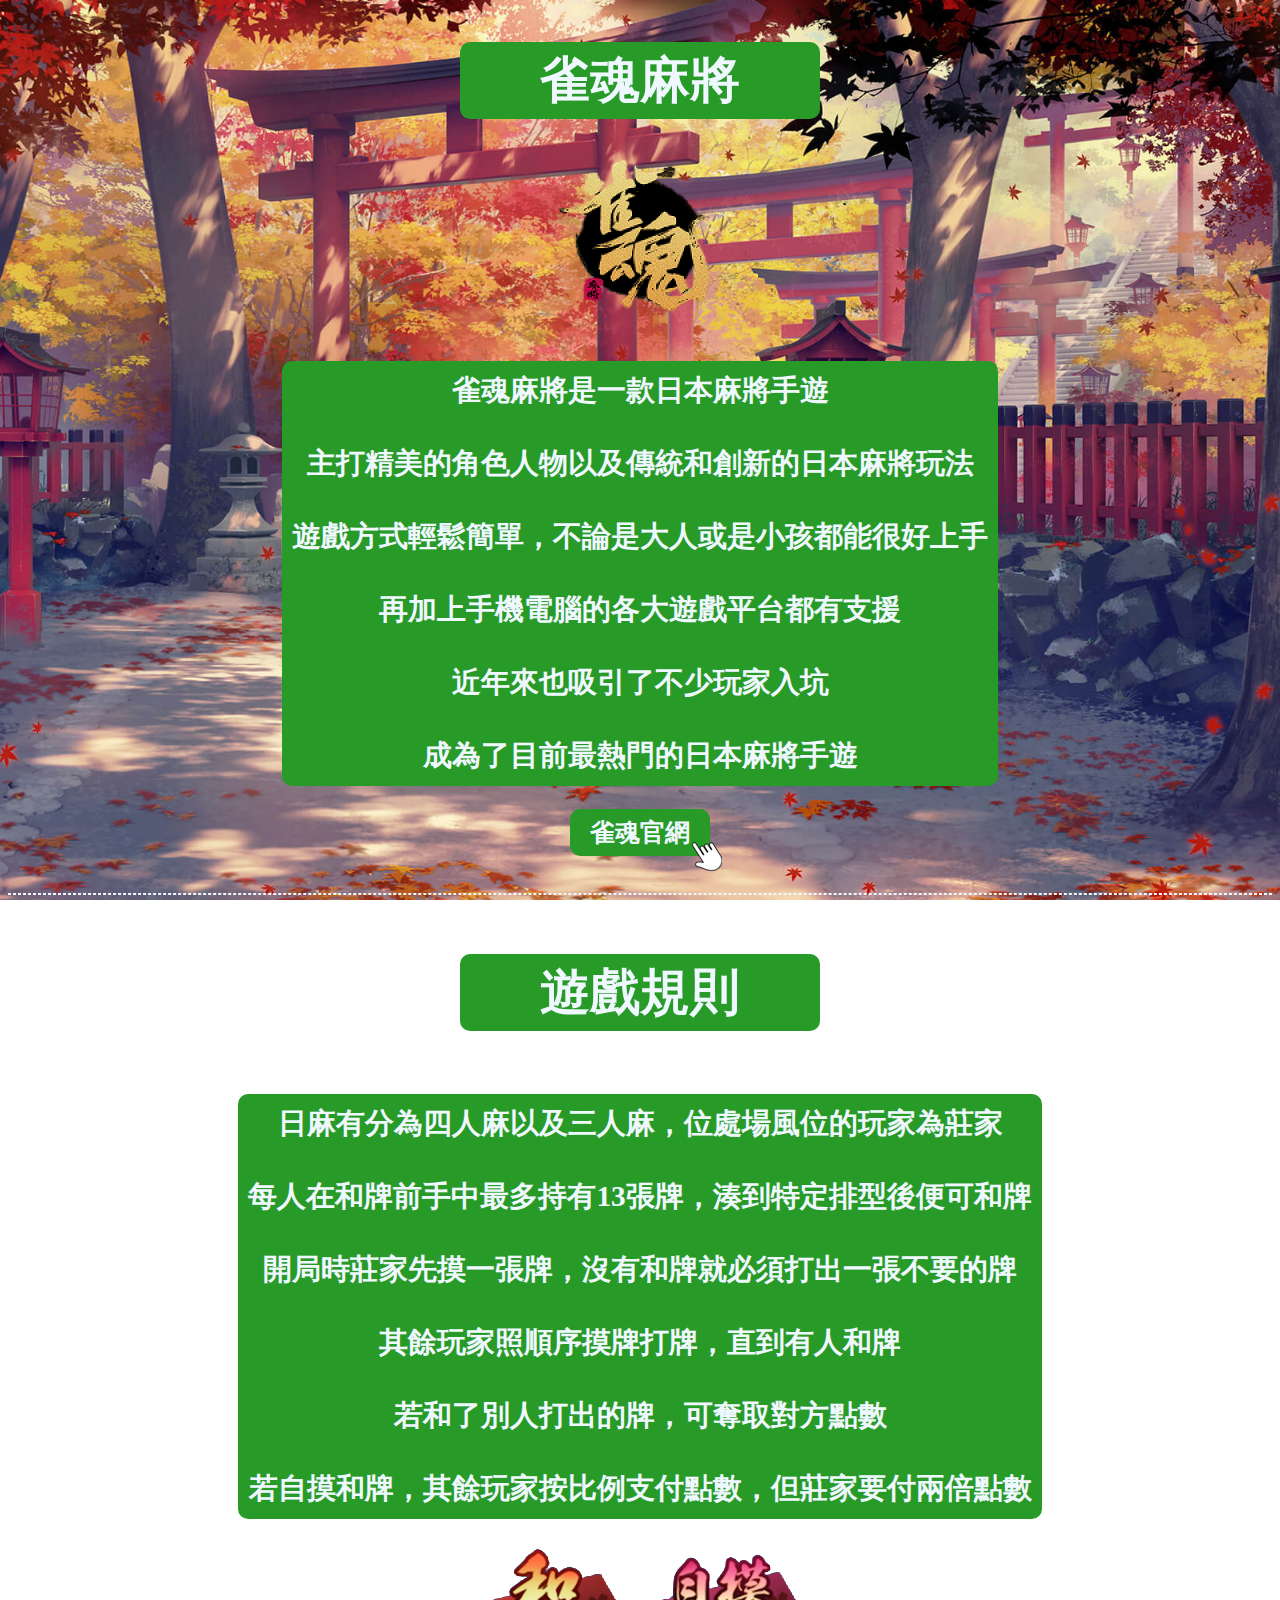
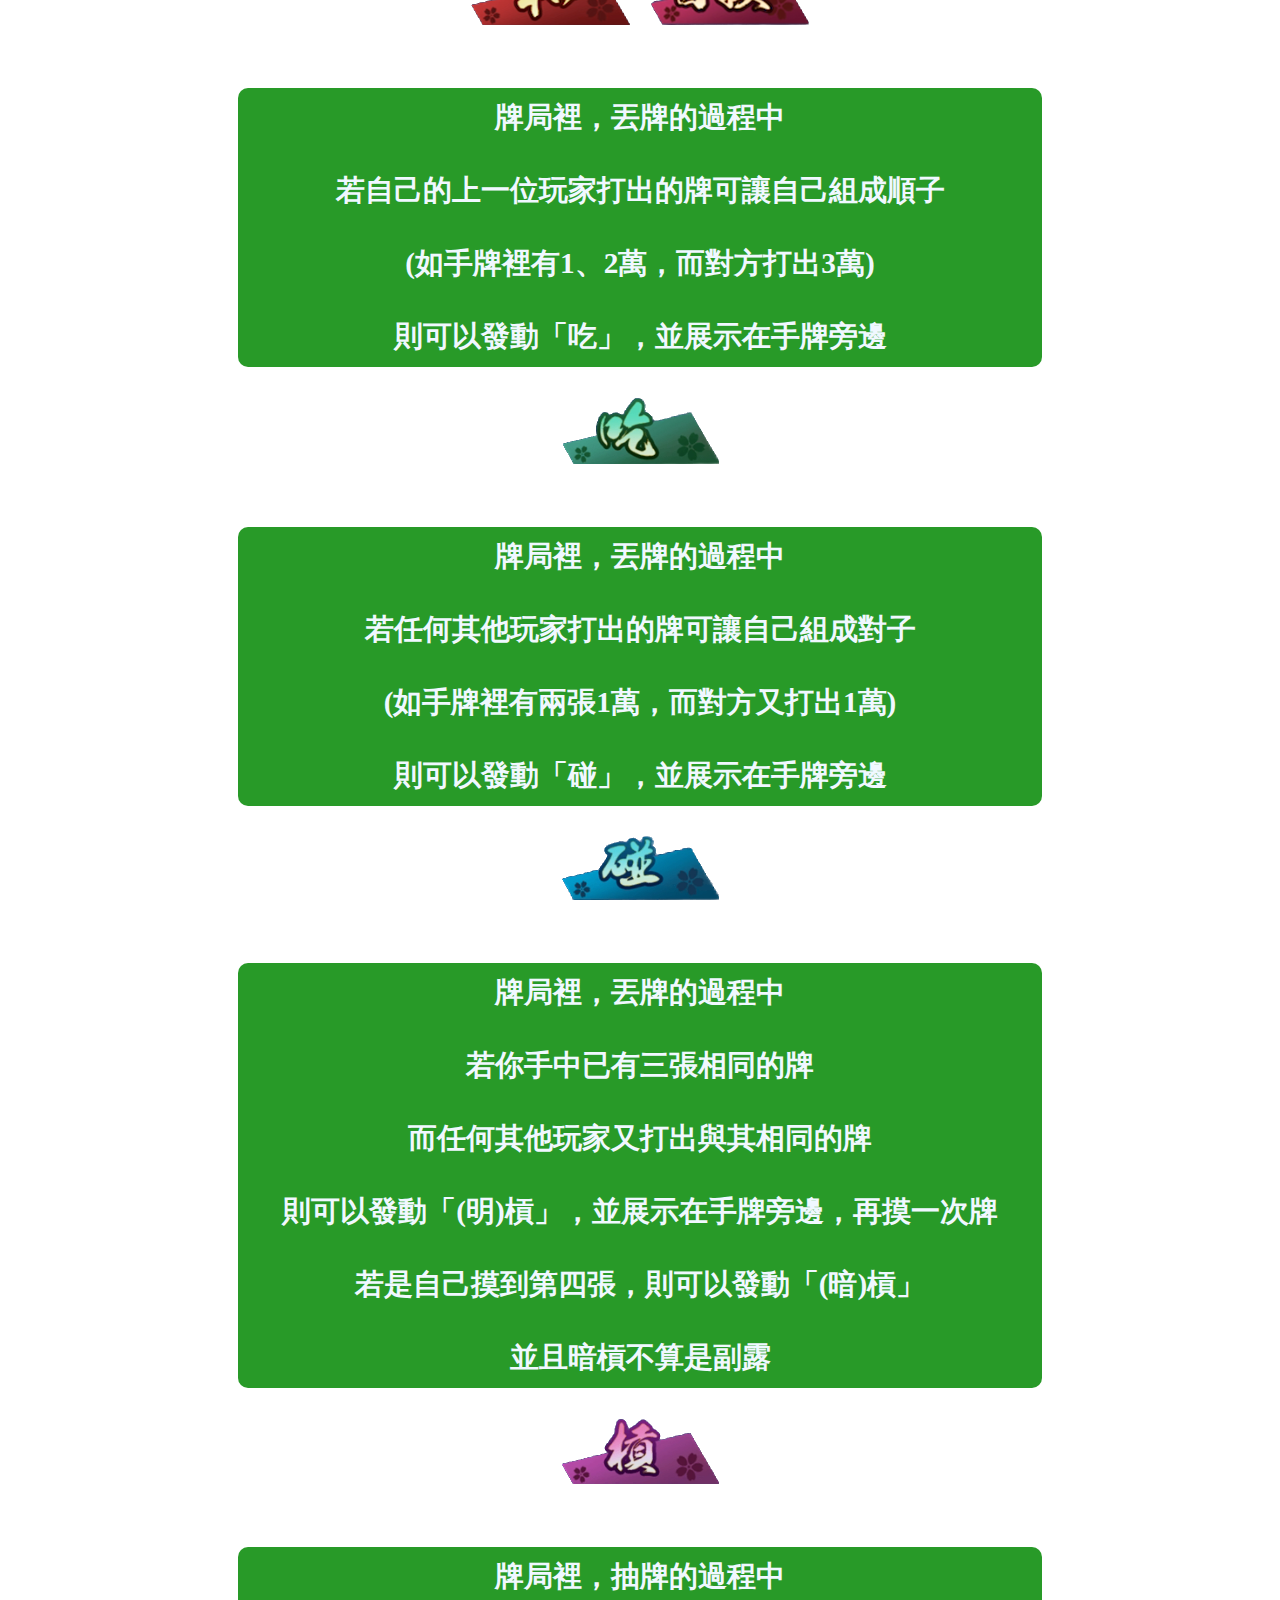
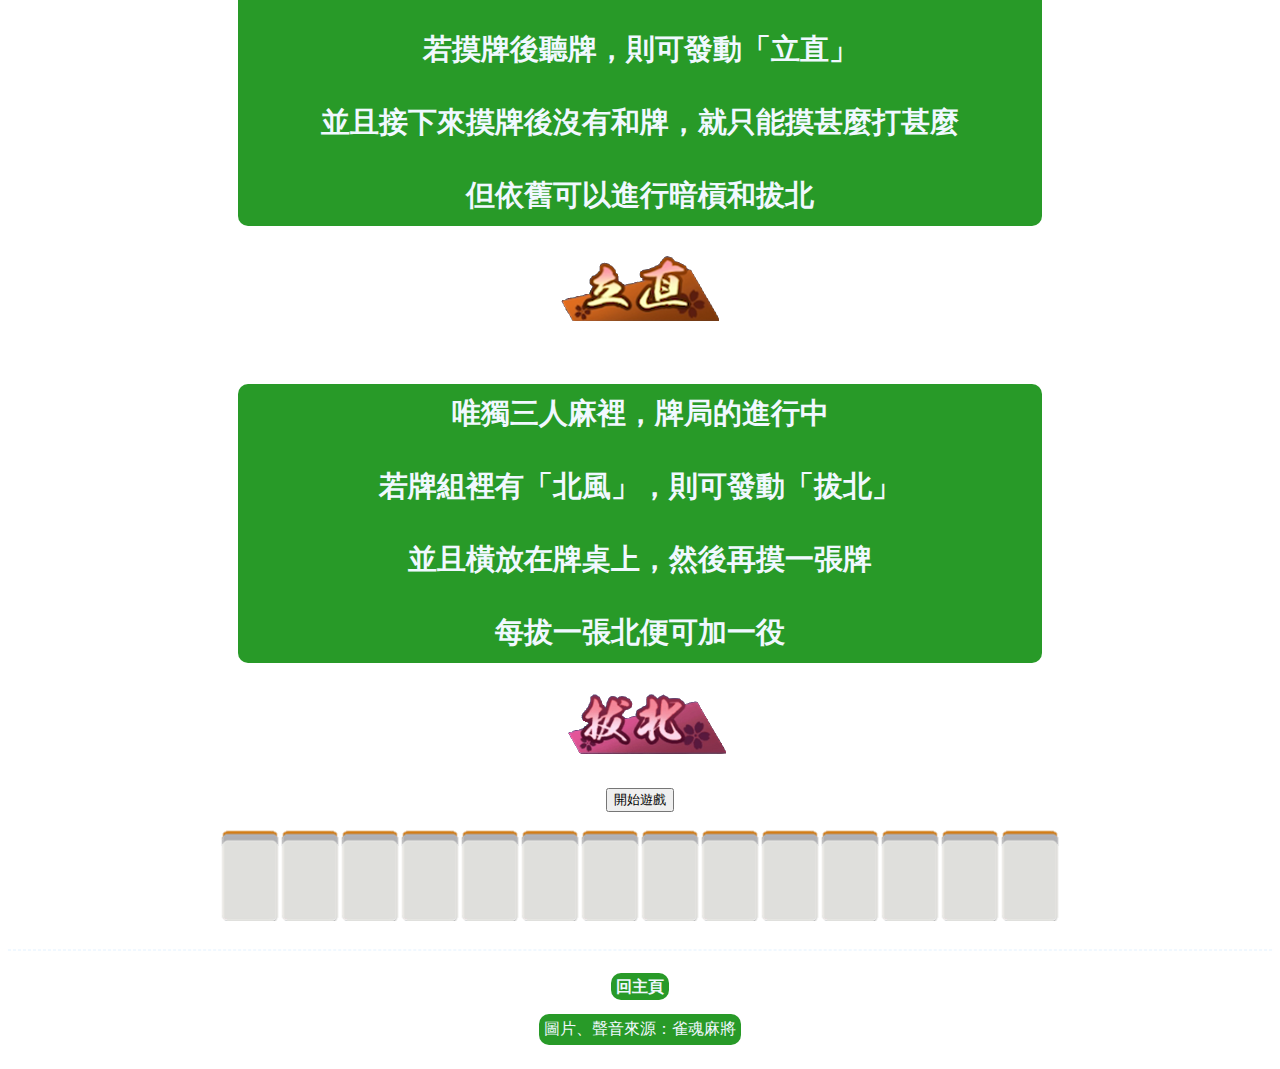
<file: game/22.html>
<!DOCTYPE html>
<html>
    <head>
        <meta charset="UTF-8"/>
        <title>雀魂麻將</title>
        <link rel="stylesheet" href="../css/style22.css"/>
    </head>
    <body style="background-image: url(../pic/22/雀魂back.png);">
        <div class="T"><h1 style="color:aliceblue;font-size:50px;">雀魂麻將</h1></div>
        <div class="logo"><img src="../pic/22/雀魂logo.png" id="click"></div>
        <div class="kai1">
            <b><h3>雀魂麻將是一款日本麻將手遊<br/><br/>主打精美的角色人物以及傳統和創新的日本麻將玩法<br/><br/>遊戲方式輕鬆簡單，不論是大人或是小孩都能很好上手<br/><br/>再加上手機電腦的各大遊戲平台都有支援<br/><br/>近年來也吸引了不少玩家入坑<br/><br/>成為了目前最熱門的日本麻將手遊</h3></b>
            <b><div class="link"><a href="https://www.maj-soul.com" target="_blank">雀魂官網</a></div></b>
        </div>
        <br/><br/><hr style="border-style:dashed; border-color: aliceblue;"/><br/>
        <div class="mj">
            <div class="T"><h1>遊戲規則</h1></div>
            <div class="kai1">
                <b><h3>日麻有分為四人麻以及三人麻，位處場風位的玩家為莊家<br/><br/>每人在和牌前手中最多持有13張牌，湊到特定排型後便可和牌<br/><br/>開局時莊家先摸一張牌，沒有和牌就必須打出一張不要的牌<br/><br/>其餘玩家照順序摸牌打牌，直到有人和牌<br/><br/>若和了別人打出的牌，可奪取對方點數<br/><br/>若自摸和牌，其餘玩家按比例支付點數，但莊家要付兩倍點數</h3></b>
                <div>
                    <img src="../pic/22/和.png" id="lon" class="mjbtn">
                    <img src="../pic/22/自摸.png" id="tsumo" class="mjbtn">
                </div>
                <br/>
                <b><h3>牌局裡，丟牌的過程中<br/><br/>若自己的上一位玩家打出的牌可讓自己組成順子<br/><br/>(如手牌裡有1、2萬，而對方打出3萬)<br/><br/>則可以發動「吃」，並展示在手牌旁邊</h3></b>
                <div>
                    <img src="../pic/22/吃.png" id="chi" class="mjbtn">
                </div>
                <br/>
                <b><h3>牌局裡，丟牌的過程中<br/><br/>若任何其他玩家打出的牌可讓自己組成對子<br/><br/>(如手牌裡有兩張1萬，而對方又打出1萬)<br/><br/>則可以發動「碰」，並展示在手牌旁邊</h3></b>
                <div>
                    <img src="../pic/22/碰.png" id="pon" class="mjbtn">
                </div>
                <br/>
                <b><h3>牌局裡，丟牌的過程中<br/><br/>若你手中已有三張相同的牌<br/><br/>而任何其他玩家又打出與其相同的牌<br/><br/>則可以發動「(明)槓」，並展示在手牌旁邊，再摸一次牌<br/><br/>若是自己摸到第四張，則可以發動「(暗)槓」<br/><br/>並且暗槓不算是副露</h3></b>
                <div>
                    <img src="../pic/22/槓.png" id="gun" class="mjbtn">
                </div>
                <br/>
                <b><h3>牌局裡，抽牌的過程中<br/><br/>若摸牌後聽牌，則可發動「立直」<br/><br/>並且接下來摸牌後沒有和牌，就只能摸甚麼打甚麼<br/><br/>但依舊可以進行暗槓和拔北</h3></b>
                <div>
                    <img src="../pic/22/立直.png" id="lige" class="mjbtn">
                </div>
                <br/>
                <b><h3>唯獨三人麻裡，牌局的進行中<br/><br/>若牌組裡有「北風」，則可發動「拔北」<br/><br/>並且橫放在牌桌上，然後再摸一張牌<br/><br/>每拔一張北便可加一役</h3></b>
                <div>
                    <img src="../pic/22/拔北.png" id="pe" class="mjbtn">
                </div>
                <br/>
            </div>
        </div>
        <div style="display: flex;justify-content: center;"><button id="play">開始遊戲</button></div><br/>
        <div class="game">
            <img src="../pic/mjcard/白字.png" id="c1"><img src="../pic/mjcard/白字.png" id="c2"><img src="../pic/mjcard/白字.png" id="c3">
            <img src="../pic/mjcard/白字.png" id="c4"><img src="../pic/mjcard/白字.png" id="c5"><img src="../pic/mjcard/白字.png" id="c6">
            <img src="../pic/mjcard/白字.png" id="c7"><img src="../pic/mjcard/白字.png" id="c8"><img src="../pic/mjcard/白字.png" id="c9">
            <img src="../pic/mjcard/白字.png" id="c10"><img src="../pic/mjcard/白字.png" id="c11"><img src="../pic/mjcard/白字.png" id="c12">
            <img src="../pic/mjcard/白字.png" id="c13"><img src="../pic/mjcard/白字.png" id="c14">
        </div>
        <!--底線-->
        <br/><hr style="border-style:dashed; border-color: aliceblue;"/><br/>
        <div class="back"><b><a href="../index.html">回主頁</a></b></div>
        <!--底線-->
        <div class="gamelist"><p>圖片、聲音來源：雀魂麻將</p></div>
        <script src="../js/22.js"></script>
    </body>
</html>
</file>
<file: css/style22.css>
@keyframes touch {
    0% {scale:1;}
    50% {scale:0.7;}
    100% {scale:1;}
}

.校慶 *,.game{
    display:flex;
    width:auto;
    justify-content: center;
    color: aliceblue;
}

.gamelist [src]:hover,.mjbtn:hover{
    transform: scale(1.1);
    transition:0.5s;
}
.gamelist [src]:active,.mjbtn:active{
    transform: scale(0.8);
    transition:0.2s;
}

.gamelist,.logo{
    display:flex;
    flex-wrap: wrap;
    flex-direction:column;
    align-content: center;
    text-align:center;
    color: aliceblue;
    
}

body{
    background-image:url(../pic/cat.png);
    background-repeat: no-repeat;
    background-size:cover;
    background-attachment:fixed;
    background-position: center;
}

[href^="https"],[href^=".."],.gamelist p{
    background-color: rgb(40, 154, 40);
    text-decoration:none;
    padding:5px;
    border-radius:10px;
    color: aliceblue;
    text-align:center;
    justify-content: center;
}
[href^="https"]:hover,[href^=".."]:hover{
    background-color: green;
}

.back{
    display:flex;
    justify-content:center;
}

.kai1,.T{
    display:flex;
    flex-wrap: wrap;
    flex-direction:column;
    align-content: center;
    text-align:center;
    color: aliceblue;
    font-size:25px;
}

.kai1 h3{
    background-color: rgb(40, 154, 40);
    padding:10px;
    border-radius:10px;
    text-align: center;
}

.T h1{
    background-color: rgb(40, 154, 40) ;
    padding:5px 80px 5px 80px;
    border-radius:10px;
    display:flex;
}
.link a{
    background-color: rgb(40, 154, 40);
    text-decoration:none;
    padding:10px 20px 10px 20px;
    border-radius:10px;
    text-align:center;
    font-size:25px;
    color: aliceblue;
    justify-content:center;
}

.link{
    position: relative;
    
}

.link::before{
    content:url(../pic/22/click.png);
    position: absolute; 
    left: 410px;
    top:65%;
    animation: touch 1s infinite;
}
</file>
